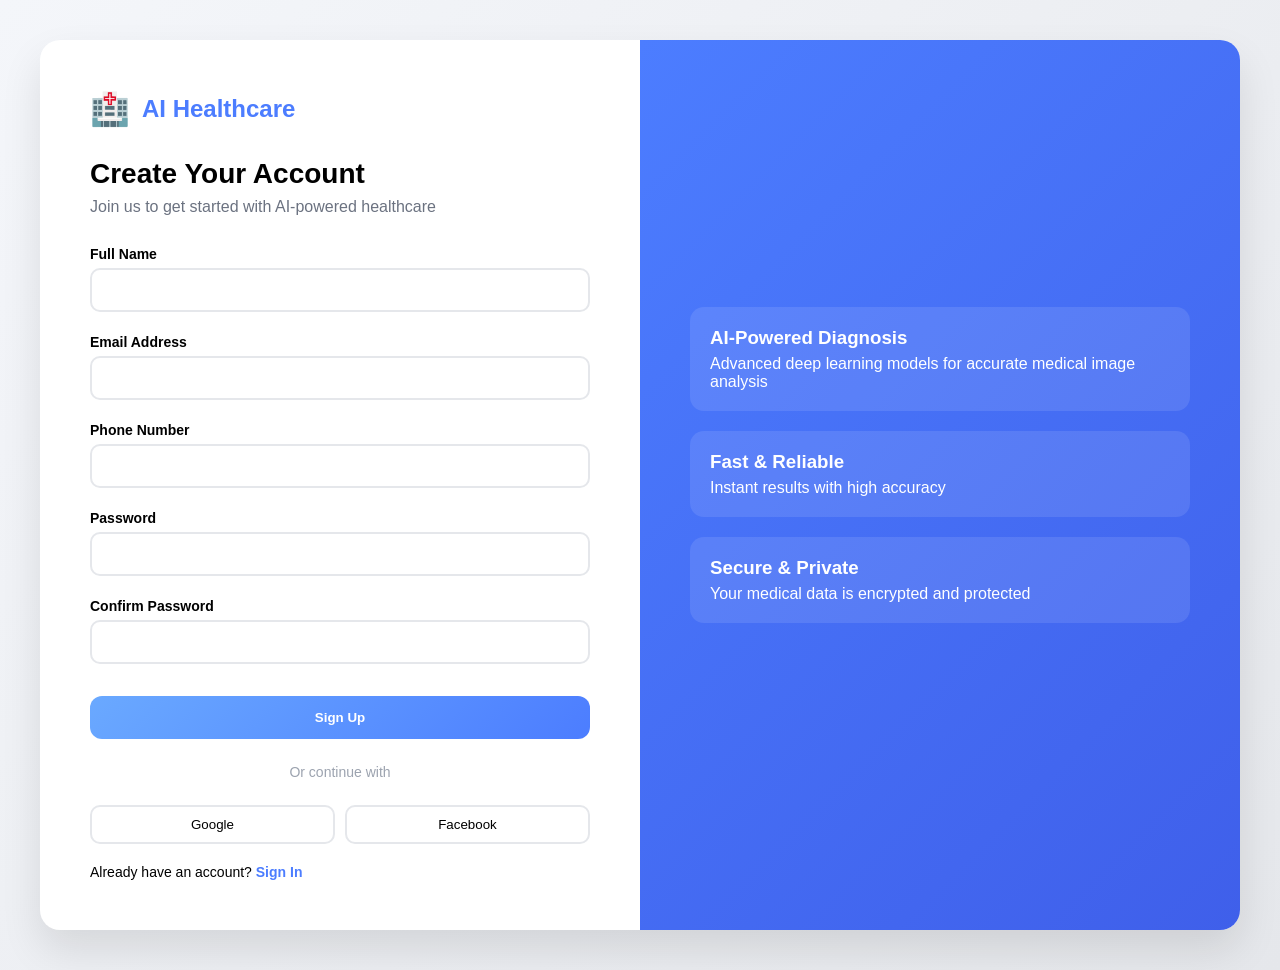
<file: templates/Signuppage.html>
<!DOCTYPE html>
<html lang="en">
<head>
<meta charset="UTF-8">
<meta name="viewport" content="width=device-width, initial-scale=1.0">
<title>Sign Up - AI Healthcare</title>

<style>

/* ===== RESET ===== */
* {
  margin: 0;
  padding: 0;
  box-sizing: border-box;
  font-family: 'Segoe UI', sans-serif;
}

/* ===== PAGE LAYOUT ===== */
.signup-container {
  min-height: 100vh;
  background: linear-gradient(135deg, #f4f6fa, #e5e7eb);
  display: flex;
  align-items: center;
  justify-content: center;
  padding: 40px;
}

.signup-wrapper {
  width: 100%;
  max-width: 1200px;
  display: grid;
  grid-template-columns: 1fr 1fr;
  background: white;
  border-radius: 20px;
  overflow: hidden;
  box-shadow: 0 20px 40px rgba(0,0,0,0.1);
}

/* ===== LEFT SIDE ===== */
.signup-form-section {
  padding: 50px;
}

.logo-section {
  display: flex;
  align-items: center;
  gap: 12px;
  margin-bottom: 30px;
}

.logo-icon {
  font-size: 32px;
}

.logo-text {
  font-size: 24px;
  font-weight: 700;
  color: #4C7DFF;
}

.signup-title {
  font-size: 28px;
  margin-bottom: 8px;
}

.signup-subtitle {
  color: #6b7280;
  margin-bottom: 30px;
}

.signup-form {
  display: flex;
  flex-direction: column;
  gap: 18px;
}

.form-group {
  display: flex;
  flex-direction: column;
}

.form-group label {
  font-size: 14px;
  margin-bottom: 6px;
  font-weight: 600;
}

.form-group input {
  padding: 12px;
  border-radius: 10px;
  border: 2px solid #e5e7eb;
  font-size: 14px;
  transition: 0.3s;
}

.form-group input:focus {
  border-color: #4C7DFF;
  outline: none;
}

.input-error {
  border-color: #ef4444 !important;
}

.error-message {
  font-size: 12px;
  color: #ef4444;
  margin-top: 4px;
}

.signup-button {
  margin-top: 10px;
  padding: 14px;
  background: linear-gradient(135deg, #6AA9FF, #4C7DFF);
  color: white;
  border: none;
  border-radius: 12px;
  font-weight: 600;
  cursor: pointer;
  transition: 0.3s;
}

.signup-button:hover {
  transform: translateY(-2px);
}

/* Divider */
.divider {
  text-align: center;
  margin: 25px 0;
  color: #9ca3af;
  font-size: 14px;
}

.social-login {
  display: flex;
  gap: 10px;
}

.social-button {
  flex: 1;
  padding: 10px;
  border-radius: 10px;
  border: 2px solid #e5e7eb;
  background: white;
  cursor: pointer;
  font-weight: 500;
}

.signup-footer {
  margin-top: 20px;
  font-size: 14px;
}

.signup-footer a {
  color: #4C7DFF;
  text-decoration: none;
  font-weight: 600;
}

/* ===== RIGHT SIDE ===== */
.signup-visual-section {
  background: linear-gradient(135deg, #4C7DFF, #3F5FEA);
  color: white;
  padding: 50px;
  display: flex;
  align-items: center;
}

.visual-content {
  display: flex;
  flex-direction: column;
  gap: 20px;
}

.visual-card {
  background: rgba(255,255,255,0.1);
  padding: 20px;
  border-radius: 14px;
}

.visual-card h3 {
  margin-bottom: 6px;
}

.graph-illustration {
  display: flex;
  gap: 8px;
  margin-top: 20px;
  align-items: flex-end;
}

.graph-bar {
  width: 15px;
  background: white;
  border-radius: 4px;
}

/* ===== RESPONSIVE ===== */
@media (max-width: 900px) {
  .signup-wrapper {
    grid-template-columns: 1fr;
  }

  .signup-visual-section {
    display: none;
  }
}

</style>
</head>

<body>

<div class="signup-container">
  <div class="signup-wrapper">

    <!-- LEFT -->
    <div class="signup-form-section">

      <div class="logo-section">
        <div class="logo-icon">🏥</div>
        <div class="logo-text">AI Healthcare</div>
      </div>

      <h2 class="signup-title">Create Your Account</h2>
      <p class="signup-subtitle">Join us to get started with AI-powered healthcare</p>

      <form onsubmit="handleSubmit(event)" class="signup-form">

        <div class="form-group">
          <label>Full Name</label>
          <input type="text" id="fullName">
          <span class="error-message" id="fullNameError"></span>
        </div>

        <div class="form-group">
          <label>Email Address</label>
          <input type="email" id="email">
          <span class="error-message" id="emailError"></span>
        </div>

        <div class="form-group">
          <label>Phone Number</label>
          <input type="tel" id="phone">
          <span class="error-message" id="phoneError"></span>
        </div>

        <div class="form-group">
          <label>Password</label>
          <input type="password" id="password">
          <span class="error-message" id="passwordError"></span>
        </div>

        <div class="form-group">
          <label>Confirm Password</label>
          <input type="password" id="confirmPassword">
          <span class="error-message" id="confirmPasswordError"></span>
        </div>

        <button type="submit" class="signup-button">Sign Up</button>

      </form>

      <div class="divider">Or continue with</div>

      <div class="social-login">
        <button class="social-button">Google</button>
        <button class="social-button">Facebook</button>
      </div>

      <p class="signup-footer">
        Already have an account?
        <a href="#">Sign In</a>
      </p>

    </div>

    <!-- RIGHT -->
    <div class="signup-visual-section">
      <div class="visual-content">

        <div class="visual-card">
          <h3>AI-Powered Diagnosis</h3>
          <p>Advanced deep learning models for accurate medical image analysis</p>
        </div>

        <div class="visual-card">
          <h3>Fast & Reliable</h3>
          <p>Instant results with high accuracy</p>
        </div>

        <div class="visual-card">
          <h3>Secure & Private</h3>
          <p>Your medical data is encrypted and protected</p>
        </div>

        <div class="graph-illustration">
          <div class="graph-bar" style="height:60%"></div>
          <div class="graph-bar" style="height:80%"></div>
          <div class="graph-bar" style="height:45%"></div>
          <div class="graph-bar" style="height:90%"></div>
          <div class="graph-bar" style="height:70%"></div>
        </div>

      </div>
    </div>

  </div>
</div>

<script>
function handleSubmit(e) {
  e.preventDefault();

  let valid = true;

  const fullName = document.getElementById("fullName");
  const email = document.getElementById("email");
  const phone = document.getElementById("phone");
  const password = document.getElementById("password");
  const confirmPassword = document.getElementById("confirmPassword");

  document.querySelectorAll(".error-message").forEach(el => el.textContent = "");

  if (!fullName.value.trim()) {
    document.getElementById("fullNameError").textContent = "Full name required";
    valid = false;
  }

  if (!/\S+@\S+\.\S+/.test(email.value)) {
    document.getElementById("emailError").textContent = "Valid email required";
    valid = false;
  }

  if (!phone.value.trim()) {
    document.getElementById("phoneError").textContent = "Phone required";
    valid = false;
  }

  if (password.value.length < 8) {
    document.getElementById("passwordError").textContent = "Minimum 8 characters";
    valid = false;
  }

  if (password.value !== confirmPassword.value) {
    document.getElementById("confirmPasswordError").textContent = "Passwords do not match";
    valid = false;
  }

  if (valid) {
    alert("Account Created Successfully!");
  }
}
</script>

</body>
</html>
</file>
